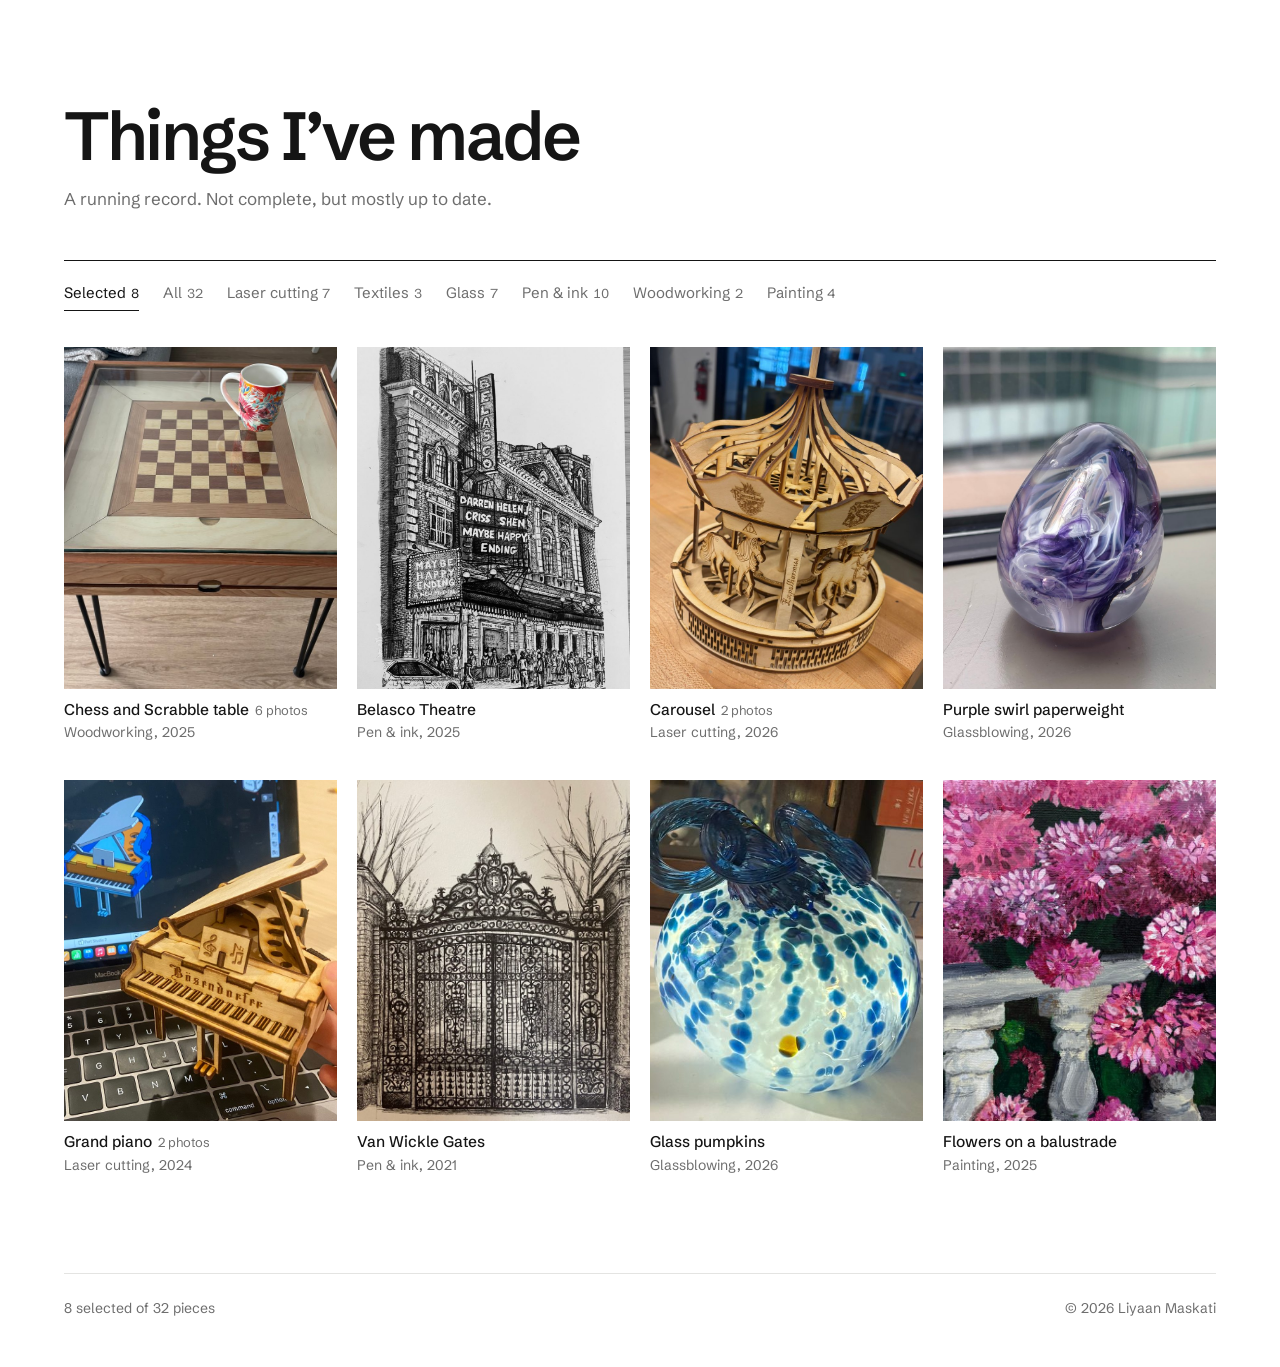
<file: index.html>
<!DOCTYPE html>
<html lang="en">
<head>
<meta charset="utf-8">
<meta name="viewport" content="width=device-width, initial-scale=1, viewport-fit=cover">
<meta name="claude:viewport-fit-sides" content="cover">
<title>Things I’ve made</title>
<meta name="description" content="A running record of things I’ve made: drawings, paintings, glass, laser-cut wood and textiles.">
<link rel="preconnect" href="https://fonts.googleapis.com">
<link rel="preconnect" href="https://fonts.gstatic.com" crossorigin>
<link href="https://fonts.googleapis.com/css2?family=Schibsted+Grotesk:wght@400;500;600&display=swap" rel="stylesheet">
<style>
/* VOICE everyday: a maker's portfolio, quiet so the work leads
   IDEA a gallery wall and its catalogue: equal frames, small labels, a viewer for each piece
   PICTURE the work itself, as a grid of equal tiles filling the first screen
   COLOUR white wall, near-black ink, warm grey mat behind each photo; charcoal at night
   TYPE Schibsted Grotesk for everything, weight does the work
   LAYOUT title left with the collection's figures on the right, filters under a rule, then the grid; phone stacks */
:root{color-scheme:light dark;--bg:light-dark(#ffffff,#121212);--ink:light-dark(#151515,#ececec);--muted:light-dark(#6e6e6e,#9b9b9b);--line:light-dark(#e4e4e2,#2a2a2a);--mat:light-dark(#f2f1ee,#1c1c1c);--focus:light-dark(#1d4ed8,#8ab4ff);--font:"Schibsted Grotesk",system-ui,-apple-system,"Segoe UI",Helvetica,Arial,sans-serif}
:root[data-theme=light]{color-scheme:light}
:root[data-theme=dark]{color-scheme:dark}
*,*::before,*::after{box-sizing:border-box;min-width:0}
html{scroll-padding-top:env(safe-area-inset-top,0px)}
body{margin:0;background:var(--bg);color:var(--ink);font:16px/1.55 var(--font);-webkit-font-smoothing:antialiased;overflow-x:clip}
:focus-visible{outline:2px solid var(--focus);outline-offset:3px}
button{font:inherit;color:inherit}
.wrap{max-width:1320px;margin:0 auto;padding-left:max(5vw,16px,env(safe-area-inset-left,0px));padding-right:max(5vw,16px,env(safe-area-inset-right,0px))}

header.site{padding-block:clamp(48px,8vw,104px) clamp(28px,4vw,48px)}
header.site h1{margin:0;font-weight:600;font-size:clamp(2.5rem,6vw,4.25rem);line-height:1.02;letter-spacing:-.035em}
header.site p{margin:.9rem 0 0;max-width:46ch;color:var(--muted);font-size:1.0625rem}

.filters{display:flex;flex-wrap:wrap;gap:.25rem 1.5rem;border-top:1px solid var(--ink);padding-block:.9rem 2.25rem}
.filters button{background:none;border:0;padding:.35rem 0;cursor:pointer;color:var(--muted);font-size:.9375rem;border-bottom:1.5px solid transparent}
.filters button span{font-size:.8125rem;margin-left:.3rem;font-variant-numeric:tabular-nums}
.filters button:hover{color:var(--ink)}
.filters button[aria-pressed="true"]{color:var(--ink);border-bottom-color:var(--ink)}

.grid{display:grid;grid-template-columns:repeat(auto-fill,minmax(min(100%,250px),1fr));gap:2.25rem 1.25rem;padding-bottom:6rem}
@media(max-width:560px){.grid{grid-template-columns:repeat(2,minmax(0,1fr));gap:1.75rem .75rem}}
.tile{display:block;width:100%;padding:0;border:0;background:none;text-align:left;cursor:pointer}
.tile[hidden]{display:none}
.tile .art{display:block;aspect-ratio:4/5;background:var(--mat);overflow:hidden}
.tile .art img{display:block;width:100%;height:100%;object-fit:cover;transition:transform .5s ease,opacity .3s}
.tile:hover .art img{transform:scale(1.03)}
.tile .title{display:block;margin-top:.7rem;font-weight:500;font-size:.96875rem;line-height:1.3}
.tile .sub{display:block;margin-top:.15rem;color:var(--muted);font-size:.875rem}
.tile .more{color:var(--muted);font-size:.8125rem;margin-left:.35rem;font-weight:400}

footer.site{display:flex;flex-wrap:wrap;justify-content:space-between;gap:.5rem 2rem;border-top:1px solid var(--line);padding-block:1.5rem 3rem;color:var(--muted);font-size:.875rem}

dialog{width:min(1240px,calc(100vw - 2rem));height:min(880px,calc(100dvh - 2rem));max-width:none;max-height:none;padding:0;border:0;background:var(--bg);color:var(--ink);overflow:hidden;opacity:0;transition:opacity .2s ease}
dialog[open]{opacity:1}
dialog::backdrop{background:rgba(8,8,8,.72)}
@starting-style{dialog[open]{opacity:0}}
.viewer{display:grid;grid-template-columns:minmax(0,1fr) 360px;height:100%}
.stage{display:flex;flex-direction:column;background:var(--mat);min-height:0}
.d-main{flex:1;display:flex;align-items:center;justify-content:center;padding:clamp(12px,3vw,40px);min-height:0}
.d-main img{display:block;max-width:100%;max-height:100%;width:auto;height:auto;object-fit:contain}
.d-thumbs{display:flex;gap:.5rem;padding:0 1rem 1rem;justify-content:center;overflow-x:auto}
.d-thumbs:empty{display:none}
.d-thumbs button{flex:0 0 auto;padding:0;cursor:pointer;background:none;border:0;opacity:.55;outline-offset:2px}
.d-thumbs button[aria-current="true"]{opacity:1;box-shadow:0 0 0 1.5px var(--ink)}
.d-thumbs img{display:block;width:56px;height:56px;object-fit:cover}
.panel{display:flex;flex-direction:column;padding:1.25rem 1.75rem 1.5rem;overflow-y:auto;border-left:1px solid var(--line)}
.panel-top{display:flex;justify-content:space-between;align-items:center;color:var(--muted);font-size:.875rem;font-variant-numeric:tabular-nums}
.icon-btn{background:none;border:1px solid var(--line);width:40px;height:40px;display:grid;place-items:center;cursor:pointer;color:var(--ink)}
.icon-btn:hover{border-color:var(--ink)}
.icon-btn svg{width:18px;height:18px;stroke:currentColor;fill:none;stroke-width:1.6}
.panel h2{margin:2.25rem 0 0;font-weight:600;font-size:1.875rem;line-height:1.1;letter-spacing:-.025em}
.panel .blurb{margin:1rem 0 0}
.panel dl{margin:1.75rem 0 0;display:grid;grid-template-columns:6rem minmax(0,1fr);border-top:1px solid var(--line);font-size:.9375rem}
.panel dt,.panel dd{margin:0;padding:.6rem 0;border-bottom:1px solid var(--line)}
.panel dt{color:var(--muted)}
.panel .notes{margin:1.5rem 0 0;color:var(--muted);font-size:.9375rem}
.egg a{color:inherit;text-decoration:none}
.egg a:hover{text-decoration:underline;text-underline-offset:3px}
.pager{display:flex;gap:.5rem;margin-top:auto;padding-top:2rem}
@media(max-width:820px){
  dialog{width:100vw;height:100dvh}
  .viewer{grid-template-columns:minmax(0,1fr);grid-template-rows:auto auto;height:auto}
  dialog{overflow-y:auto}
  .stage{height:62dvh}
  .panel{border-left:0;padding:1.25rem max(5vw,16px) calc(1.5rem + env(safe-area-inset-bottom,0px));overflow:visible}
  .panel-top{position:absolute;top:calc(.75rem + env(safe-area-inset-top,0px));right:.75rem;left:.75rem}
  .panel-top .count{background:var(--bg);padding:.2rem .55rem}
  .icon-btn.close{background:var(--bg)}
  .panel h2{margin-top:0;font-size:1.5rem}
}
@media(prefers-reduced-motion:reduce){dialog,.tile .art img{transition:none}.tile:hover .art img{transform:none}}
</style>
</head>
<body>

<div class="wrap">
  <header class="site">
    <div>
      <h1>Things I’ve made</h1>
      <p>A running record. Not complete, but mostly up to date.</p>
    </div>
  </header>

  <nav class="filters" id="filters" aria-label="Filter by medium"></nav>

  <main class="grid" id="grid"></main>

  <footer class="site">
    <span id="count"></span>
    <span id="copy"></span>
  </footer>
</div>

<dialog id="dlg" aria-labelledby="d-title">
  <div class="viewer">
    <div class="stage">
      <div class="d-main" id="d-main"></div>
      <div class="d-thumbs" id="d-thumbs" role="group" aria-label="Photos"></div>
    </div>
    <div class="panel">
      <div class="panel-top">
        <span class="count" id="d-count"></span>
        <button class="icon-btn close" id="close" type="button" aria-label="Close"><svg viewBox="0 0 24 24"><path d="M6 6l12 12M18 6L6 18"/></svg></button>
      </div>
      <h2 id="d-title"></h2>
      <p class="blurb" id="d-blurb"></p>
      <dl id="d-dl"></dl>
      <p class="notes" id="d-notes"></p>
      <p class="notes egg" id="d-egg" hidden><a href="ideas.html"></a></p>
      <div class="pager">
        <button class="icon-btn" id="prev" type="button" aria-label="Previous piece"><svg viewBox="0 0 24 24"><path d="M15 5l-7 7 7 7"/></svg></button>
        <button class="icon-btn" id="next" type="button" aria-label="Next piece"><svg viewBox="0 0 24 24"><path d="M9 5l7 7-7 7"/></svg></button>
      </div>
    </div>
  </div>
</dialog>

<script>
/* ------------------------------------------------------------------
   EDIT SITE_NAME AND THE PROJECTS ARRAY. Everything else renders from them.

   Projects are shown newest year first; within a year, in the order listed here.

   year:   optional. Projects without one go last.
   images: list of photos, first one is the cover.
           Either a path:            "img/lamp/lamp-1.jpg"
           or with alt text:         { src: "img/lamp/lamp-2.jpg", alt: "Lamp switched on at night" }
           Add pos to choose what the square-ish grid tile keeps when it crops the cover,
           as a CSS position:        { src: "...", alt: "...", pos: "30% 50%" }
           Make the files with scripts/process_photos.py from the photos in originals/: it writes
           each photo plus a smaller "-sm" copy that the grid uses. The viewer shows photos uncropped.
   technique: optional, e.g. "Flamework". Shown on the tile and in the viewer instead of the medium.
   materials, tools, notes: optional.
   slug:   optional. The link name, e.g. yoursite.com/#lamp. Defaults to the title.
   ------------------------------------------------------------------ */
const SITE_NAME = "Liyaan Maskati";

/* The pieces shown first, under "Selected", in this order. Use each project's exact title. */
const SELECTED = [
  "Chess and Scrabble table",
  "Belasco Theatre",
  "Carousel",
  "Purple swirl paperweight",
  "Grand piano",
  "Van Wickle Gates",
  "Glass pumpkins",
  "Flowers on a balustrade"
];

const PROJECTS = [
  {
    title: "Chess and Scrabble table",
    media: ["Woodworking", "Laser cutting"],
    year: 2025,
    blurb: "A coffee table on black hairpin legs with a reversible game board set into the top: an inlaid chessboard on one side, and flipped over, a Scrabble board with laser-cut letter tiles. A glass pane sits in a slot in the frame to cover the board. Inspired by a Scrabble coffee table from Charles River Woodworks.",
    images: [
      { src: "img/woodwork/table_1.jpg", alt: "Wooden coffee table with an inlaid chessboard under glass and black hairpin legs" },
      { src: "img/woodwork/table_2.jpg", alt: "The board flipped to its Scrabble side, a grid of laser-cut wooden letter tiles" },
      { src: "img/woodwork/table_5_process.jpg", alt: "In progress: squares of different woods laid out against a quilting ruler" },
      { src: "img/woodwork/table_4_process.jpg", alt: "In progress: milled boards with grooves cut along their length" },
      { src: "img/woodwork/table_6_process.jpg", alt: "In progress: the plywood tray of the table, glued up in the workshop" },
      { src: "img/woodwork/table_3_process.jpg", alt: "In progress: letter tiles being cut on a laser cutter" }
    ]
  },
  {
    title: "Rietveld crate chair (study)",
    media: ["Woodworking"],
    year: 2019,
    blurb: "A copy of Gerrit Rietveld’s 1934 Crate chair, made for an architecture class: flat boards screwed together into a slatted seat, tall back and wide arms.",
    images: [
      { src: "img/woodwork/chair_2.jpg", alt: "Wooden crate-style armchair made of flat boards with a slatted seat and back" },
      { src: "img/woodwork/chair_1.jpg", alt: "The crate chair from the side" }
    ]
  },
  {
    title: "Frogs, turtles and a ladybug",
    media: ["Glass"],
    technique: "Flamework",
    year: 2025,
    blurb: "Tiny flameworked creatures: three frogs perched on spotted mushrooms, a turtle with a pale shell, a red-shelled turtle and a ladybug.",
    images: [{ src: "img/glass_blowing/animals.jpg", alt: "Small flameworked glass figures: three frogs on mushrooms, two turtles and a ladybug" }]
  },
  {
    title: "Glass flowers",
    media: ["Glass"],
    technique: "Flamework",
    year: 2025,
    blurb: "Three flameworked flowers on long stems, in frosted pink, translucent blue and bright yellow.",
    images: [{ src: "img/glass_blowing/flowers.jpg", alt: "Hand holding three glass flowers on stems: frosted pink, translucent blue and yellow" }]
  },
  {
    title: "Patchwork tote bag",
    media: ["Textiles"],
    blurb: "A tote pieced from squares of blue, gold and green prints, with long fabric straps.",
    images: [{ src: "img/textiles/tote2.jpg", alt: "Patchwork tote bag in blue, gold and green prints hanging in a sewing room" }]
  },
  {
    title: "Donut",
    media: ["Painting"],
    year: 2025,
    blurb: "A pink-frosted donut with sprinkles on a bright yellow canvas.",
    images: [{ src: "img/paintings/donut.jpg", alt: "Small painting of a pink frosted donut with sprinkles on a yellow background, on an easel" }]
  },
  {
    title: "Croissant",
    media: ["Painting"],
    year: 2025,
    blurb: "A watercolour croissant in a sketchbook, with a soft purple shadow.",
    images: [{ src: "img/paintings/croissant_watercolour.jpg", alt: "Watercolour painting of a golden croissant in a spiral sketchbook" }]
  },
  {
    title: "Auction drawings",
    media: ["Pen & ink"],
    year: 2024,
    blurb: "Three drawings made for an auction: a glass conservatory, the Parthenon and an old barn.",
    images: [{ src: "img/pen_and_ink/auction.jpg", alt: "Three pen and ink drawings laid on a table: a glass conservatory, the Parthenon, and a barn" }]
  },
  {
    title: "Gateway of India",
    media: ["Pen & ink"],
    year: 2023,
    blurb: "The Gateway of India in Mumbai, with small figures gathered beneath its arches.",
    images: [{ src: "img/pen_and_ink/gateway_of_india.jpg", alt: "Pen and ink drawing of the Gateway of India with people beneath the arches" }]
  },
  {
    title: "Applied Math building",
    media: ["Pen & ink"],
    year: 2023,
    blurb: "A Victorian stone house with a round corner tower and a pointed roof, half hidden by a tree.",
    images: [{ src: "img/pen_and_ink/apma_build.jpg", alt: "Pen and ink drawing of a Victorian stone building with a round tower and a tree beside it" }]
  },
  {
    title: "Engraved Easter eggs",
    media: ["Laser cutting"],
    year: 2026,
    blurb: "Small wooden eggs I made for an Easter egg hunt, each laser engraved with its own zigzag and stripe pattern.",
    egg: { text: "Not all of them were found.", href: "ideas.html" },
    images: [{ src: "img/laser_cut/easter_eggs.jpg", alt: "Four small wooden eggs engraved with zigzag and striped patterns, in an open hand" }]
  },
  {
    title: "Floral tote bag",
    media: ["Textiles"],
    year: 2026,
    blurb: "A lined tote bag in a pink floral print, with cream handles, a zip top and inside pockets.",
    images: [
      { src: "img/textiles/tote1.jpg", alt: "Floral print tote bag with cream handles hanging from a door handle" },
      { src: "img/textiles/tote_interior.jpg", alt: "Inside of the tote bag showing a zip and patterned lining with pockets" }
    ]
  },
  {
    title: "Veneer cat tissue box",
    media: ["Laser cutting"],
    year: 2025,
    blurb: "A tissue box cover with a geometric cat inlaid in contrasting wood veneers, designed in CAD and laser cut.",
    images: [{ src: "img/laser_cut/veneer_tissue_box.jpg", alt: "Wooden tissue box with a geometric cat made of light and dark wood veneer pieces" }]
  },
  {
    title: "Quilted pot holder",
    media: ["Textiles"],
    year: 2025,
    blurb: "A pot holder pieced from diagonal strips of purple, green and cream prints, bound in navy with a hanging loop.",
    images: [{ src: "img/textiles/pot_holder.jpg", alt: "Square quilted pot holder made of diagonal fabric strips with navy binding" }]
  },
  {
    title: "Tea box",
    media: ["Laser cutting"],
    blurb: "A wooden tea box with four compartments and a clear lid, with a light wood inlay pattern on the sides. Designed in CAD and laser cut.",
    images: [{ src: "img/laser_cut/tea_box.jpg", alt: "Wooden tea box with a clear lid showing four compartments of tea bags, with light inlay lines on the sides" }]
  },
  {
    title: "Blue swirl cup",
    media: ["Glass"],
    technique: "Glassblowing",
    year: 2026,
    blurb: "A blown cup with cobalt blue and white swirled through the glass and a slightly squared rim.",
    images: [{ src: "img/glass_blowing/another_cup.jpg", alt: "Hand holding a blown glass cup with blue and white swirls" }]
  },
  {
    title: "Ribbed blue cup",
    media: ["Glass"],
    technique: "Glassblowing",
    year: 2026,
    blurb: "A pale blue blown cup with a twisted rib pattern running around it.",
    images: [{ src: "img/glass_blowing/cup.jpg", alt: "Light blue blown glass cup with a spiral rib pattern, on a wooden table" }]
  },
  {
    title: "Glass pumpkins",
    media: ["Glass"],
    technique: "Glassblowing",
    year: 2026,
    blurb: "Two blown pumpkins: a small orange one with a green stem, and a white one speckled with blue and topped with a curled blue stem.",
    images: [{ src: "img/glass_blowing/pumpkins.jpg", pos: "93% 50%", alt: "Two glass pumpkins in sunlight, one orange with a green stem, one white with blue speckles and a curled blue stem" }]
  },
  {
    title: "Purple swirl paperweight",
    media: ["Glass"],
    technique: "Glassblowing",
    year: 2026,
    blurb: "An egg-shaped paperweight with purple and white ribbons twisting inside clear glass.",
    images: [{ src: "img/glass_blowing/paperweight.jpg", alt: "Egg-shaped clear glass paperweight with purple and white swirls inside, on a windowsill" }]
  },
  {
    title: "Green swirl paperweight",
    media: ["Glass"],
    technique: "Glassblowing",
    year: 2026,
    blurb: "A round paperweight with dark green strands looping through clear glass.",
    images: [{ src: "img/glass_blowing/paperweight_2.jpg", alt: "Round clear glass paperweight with dark green swirling strands inside, on a windowsill" }]
  },
  {
    title: "Carousel",
    media: ["Laser cutting"],
    year: 2026,
    blurb: "A wooden carousel with horses under a scalloped canopy. I designed every part in CAD, then laser cut it from thin plywood and slotted it together.",
    images: [
      { src: "img/laser_cut/carousel.jpg", alt: "Laser-cut wooden carousel with horses and a decorated canopy, on a workbench" },
      { src: "img/laser_cut/carousel_cad.jpg", alt: "The carousel's 3D model in CAD software on a laptop screen" }
    ]
  },
  {
    title: "Grand piano",
    media: ["Laser cutting"],
    year: 2024,
    blurb: "A small grand piano with a propped-up lid and keyboard. I designed it in CAD and laser cut it from plywood.",
    images: [
      { src: "img/laser_cut/piano.jpg", alt: "Laser-cut wooden grand piano held in front of a laptop showing its 3D model" },
      { src: "img/laser_cut/piano_back.jpg", alt: "Laser-cut wooden grand piano from the side, showing the curved body" }
    ]
  },
  {
    title: "Ferris wheel",
    media: ["Laser cutting"],
    blurb: "A wooden Ferris wheel with spoked rims and hanging cabins on an A-frame base, designed in CAD and laser cut from plywood.",
    images: [{ src: "img/laser_cut/ferris.jpg", alt: "Laser-cut wooden Ferris wheel on a stand" }]
  },
  {
    title: "Two cats",
    media: ["Pen & ink"],
    year: 2026,
    blurb: "A black cat and a long-haired grey cat sitting side by side, drawn in ink with fine hatching for the fur.",
    images: [{ src: "img/pen_and_ink/cats.jpg", alt: "Pen and ink drawing of a black cat and a fluffy grey cat sitting side by side" }]
  },
  {
    title: "Belasco Theatre",
    media: ["Pen & ink"],
    year: 2025,
    blurb: "The Belasco Theatre on Broadway, with the marquee for Maybe Happy Ending and a crowd on the sidewalk below.",
    images: [{ src: "img/pen_and_ink/broadway.jpg", alt: "Pen and ink drawing of the Belasco Theatre facade with a Maybe Happy Ending marquee and people outside" }]
  },
  {
    title: "Flowers on a balustrade",
    media: ["Painting"],
    year: 2025,
    blurb: "Pink blooms spilling over a white stone balustrade.",
    images: [{ src: "img/paintings/flowers.jpg", alt: "Painting of clusters of pink flowers behind a white stone balustrade" }]
  },
  {
    title: "Avon theatre",
    media: ["Pen & ink"],
    year: 2024,
    blurb: "The Avon’s marquee and entrance, with the sign welcoming Downton Abbey.",
    images: [{ src: "img/pen_and_ink/avon.jpg", alt: "Pen and ink drawing of the Avon theatre entrance and marquee" }]
  },
  {
    title: "Blueno",
    media: ["Pen & ink"],
    year: 2024,
    blurb: "The giant teddy bear lamp sculpture, slumped in front of campus buildings.",
    images: [{ src: "img/pen_and_ink/blueno.jpg", alt: "Pen and ink drawing of a giant teddy bear sculpture wearing a lamp shade, with buildings and trees behind" }]
  },
  {
    title: "Van Wickle Gates",
    media: ["Pen & ink"],
    year: 2021,
    blurb: "The wrought-iron gates between their brick and stone pillars, with bare winter trees behind.",
    images: [{ src: "img/pen_and_ink/gates.jpg", alt: "Pen and ink drawing of ornate wrought-iron gates between two stone pillars with bare trees" }]
  },
  {
    title: "Sayles Hall",
    media: ["Pen & ink"],
    year: 2021,
    blurb: "The hall’s stone facade, arched windows and steep tower roof.",
    images: [{ src: "img/pen_and_ink/sayles.jpg", alt: "Pen and ink drawing of Sayles Hall, a stone building with arched windows and a pointed tower" }]
  },
  {
    title: "Hooded portrait",
    media: ["Pen & ink"],
    year: 2015,
    blurb: "A figure in a hood, half hiding their face behind a hand.",
    images: [{ src: "img/pen_and_ink/portrait.jpg", alt: "Pen and ink portrait of a person in a hood covering the lower half of their face with one hand" }]
  },
  {
    title: "Mount Rainier",
    media: ["Painting"],
    blurb: "The mountain above a valley of evergreens, with purple wildflowers in the meadow.",
    images: [{ src: "img/paintings/rainier.jpg", alt: "Painting of a snow-capped Mount Rainier above forested hills and a meadow of purple wildflowers" }]
  }
];

/* ------------------------------------------------------------------ */
{
const esc = (s) => String(s).replace(/[&<>"']/g, (c) => ({ "&": "&amp;", "<": "&lt;", ">": "&gt;", '"': "&quot;", "'": "&#39;" }[c]));
const slugify = (s) => String(s).toLowerCase().normalize("NFKD").replace(/[̀-ͯ]/g, "").replace(/[^a-z0-9]+/g, "-").replace(/^-+|-+$/g, "") || "project";

const LIST = (() => {
  const seen = new Set();
  return PROJECTS
    .map((p, order) => ({ ...p, order }))
    .sort((a, b) => (b.year || 0) - (a.year || 0) || a.order - b.order)
    .map((p) => {
      let base = slugify(p.slug || p.title), slug = base, n = 2;
      while (seen.has(slug)) slug = `${base}-${n++}`;
      seen.add(slug);
      const images = (p.images || []).map((x) => typeof x === "string" ? { src: x, alt: p.title } : { alt: p.title, ...x });
      return { ...p, slug, media: p.media || [], images };
    });
})();

const GRID_SIZES = "(max-width: 560px) 50vw, (max-width: 1100px) 33vw, 320px";
const smallOf = (src) => src.replace(/(\.jpe?g)$/i, "-sm$1");
function imgTag(im, { lazy = true, small = false, sizes = GRID_SIZES } = {}) {
  const full = esc(im.src), sm = esc(smallOf(im.src));
  const src = small && sm !== full
    ? ` src="${sm}" srcset="${sm} 900w, ${full} 2000w" sizes="${sizes}" data-full="${full}" onerror="this.onerror=null;this.removeAttribute('srcset');this.src=this.dataset.full"`
    : ` src="${full}"`;
  const pos = im.pos ? ` style="object-position:${esc(im.pos)}"` : "";
  return `<img${src} alt="${esc(im.alt)}"${pos}${lazy ? ' loading="lazy"' : ""} decoding="async">`;
}
const metaLine = (p, media) => [media, p.year].filter(Boolean).join(", ");

const $ = (id) => document.getElementById(id);
const grid = $("grid"), filters = $("filters"), dlg = $("dlg"), dMain = $("d-main"), dThumbs = $("d-thumbs");
const PICKS = SELECTED.map((t) => {
  const i = LIST.findIndex((p) => p.title === t);
  if (i < 0) console.warn(`SELECTED: no project titled "${t}"`);
  return i;
}).filter((i) => i >= 0);
let active = PICKS.length ? "Selected" : "All";
let visible = LIST.map((_, i) => i);
let current = -1;

const MEDIA = [...new Set(LIST.flatMap((p) => p.media))];
const inFilter = (m) => m === "Selected" ? PICKS : LIST.map((_, i) => i).filter((i) => m === "All" || LIST[i].media.includes(m));
const countIn = (m) => inFilter(m).length;

function renderHeader() {
  $("copy").textContent = `© ${new Date().getFullYear()} ${SITE_NAME}`;
  document.title = `Things I’ve made · ${SITE_NAME}`;
}

function renderTiles() {
  grid.innerHTML = LIST.map((p, i) => {
    const cover = p.images[0];
    const more = p.images.length > 1 ? `<span class="more">${p.images.length} photos</span>` : "";
    return `<button class="tile" type="button" data-i="${i}">
      <span class="art">${cover ? imgTag(cover, { small: true }) : ""}</span>
      <span class="title">${esc(p.title)}${more}</span>
      <span class="sub">${esc(metaLine(p, p.technique || p.media[0]))}</span>
    </button>`;
  }).join("");
}

function renderFilters() {
  filters.innerHTML = [...(PICKS.length ? ["Selected"] : []), "All", ...MEDIA].map((m) =>
    `<button type="button" data-m="${esc(m)}" aria-pressed="${m === active}">${esc(m)}<span>${countIn(m)}</span></button>`).join("");
}

function applyFilter() {
  visible = inFilter(active);
  const tiles = [...grid.querySelectorAll(".tile")];
  const byIndex = new Map(tiles.map((t) => [+t.dataset.i, t]));
  const shown = new Set(visible);
  // Put tiles in display order so reading and tabbing follow what's on screen.
  [...visible, ...tiles.map((t) => +t.dataset.i).filter((i) => !shown.has(i))]
    .forEach((i) => { const t = byIndex.get(i); t.hidden = !shown.has(i); grid.appendChild(t); });
  filters.querySelectorAll("button").forEach((b) => b.setAttribute("aria-pressed", String(b.dataset.m === active)));
  $("count").textContent = active === "Selected"
    ? `${visible.length} selected of ${LIST.length} pieces`
    : `${visible.length} ${visible.length === 1 ? "piece" : "pieces"}` + (active === "All" ? "" : ` in ${active}`);
}

function showImage(p, k) {
  dMain.innerHTML = imgTag(p.images[k], { lazy: false });
  dThumbs.querySelectorAll("button").forEach((b, j) => b.setAttribute("aria-current", String(j === k)));
}

function fillDialog(i) {
  const p = LIST[i];
  current = i;
  dThumbs.innerHTML = p.images.length > 1
    ? p.images.map((im, k) => `<button type="button" data-k="${k}" aria-label="Photo ${k + 1} of ${p.images.length}">${imgTag(im, { small: true, sizes: "56px" })}</button>`).join("")
    : "";
  if (p.images.length) showImage(p, 0); else dMain.innerHTML = "";
  const pos = visible.indexOf(i);
  $("d-count").textContent = pos >= 0 ? `${pos + 1} / ${visible.length}` : "";
  $("d-title").textContent = p.title;
  $("d-blurb").textContent = p.blurb || "";
  const rows = [["Medium", p.media.join(", ")], ["Technique", p.technique], ["Year", p.year], ["Materials", p.materials], ["Tools", p.tools]];
  $("d-dl").innerHTML = rows.filter(([, v]) => v).map(([k, v]) => `<dt>${k}</dt><dd>${esc(v)}</dd>`).join("");
  $("d-notes").textContent = p.notes || "";
  $("d-notes").hidden = !p.notes;
  const egg = $("d-egg");
  egg.hidden = !p.egg;
  if (p.egg) { egg.firstChild.textContent = p.egg.text; egg.firstChild.setAttribute("href", p.egg.href); }
  const many = visible.length > 1;
  $("prev").hidden = $("next").hidden = !many;
}

/* Links: opening a piece sets #slug so it can be shared; the back button closes it. */
let pushedEntry = false, closingFromNav = false;

function openProject(i, { push = true } = {}) {
  fillDialog(i);
  const hash = `#${LIST[i].slug}`;
  if (push && location.hash !== hash) {
    if (dlg.open) history.replaceState(null, "", hash);
    else { history.pushState(null, "", hash); pushedEntry = true; }
  }
  if (!dlg.open) dlg.showModal();
}

function step(d) {
  if (!visible.length) return;
  const pos = visible.indexOf(current);
  const next = visible[(pos + d + visible.length) % visible.length];
  openProject(next);
}

function route() {
  const slug = decodeURIComponent(location.hash.slice(1));
  const i = LIST.findIndex((p) => p.slug === slug);
  if (i >= 0) openProject(i, { push: false });
  else if (dlg.open) { closingFromNav = true; dlg.close(); }
}

dlg.addEventListener("close", () => {
  current = -1;
  if (closingFromNav) { closingFromNav = false; pushedEntry = false; return; }
  if (pushedEntry) { pushedEntry = false; history.back(); }
  else if (location.hash) history.replaceState(null, "", location.pathname + location.search);
});
window.addEventListener("hashchange", route);
dlg.addEventListener("keydown", (e) => {
  if (e.key === "ArrowLeft") { e.preventDefault(); step(-1); }
  if (e.key === "ArrowRight") { e.preventDefault(); step(1); }
});
dThumbs.addEventListener("click", (e) => {
  const b = e.target.closest("button");
  if (b && current >= 0) showImage(LIST[current], +b.dataset.k);
});
grid.addEventListener("click", (e) => {
  const t = e.target.closest(".tile");
  if (t) openProject(+t.dataset.i);
});
filters.addEventListener("click", (e) => {
  const b = e.target.closest("button");
  if (b) { active = b.dataset.m; applyFilter(); }
});
$("close").addEventListener("click", () => dlg.close());
$("prev").addEventListener("click", () => step(-1));
$("next").addEventListener("click", () => step(1));
dlg.addEventListener("click", (e) => { if (e.target === dlg) dlg.close(); });

renderHeader();
renderTiles();
renderFilters();
applyFilter();
route();
}
</script>
</body>
</html>
</file>
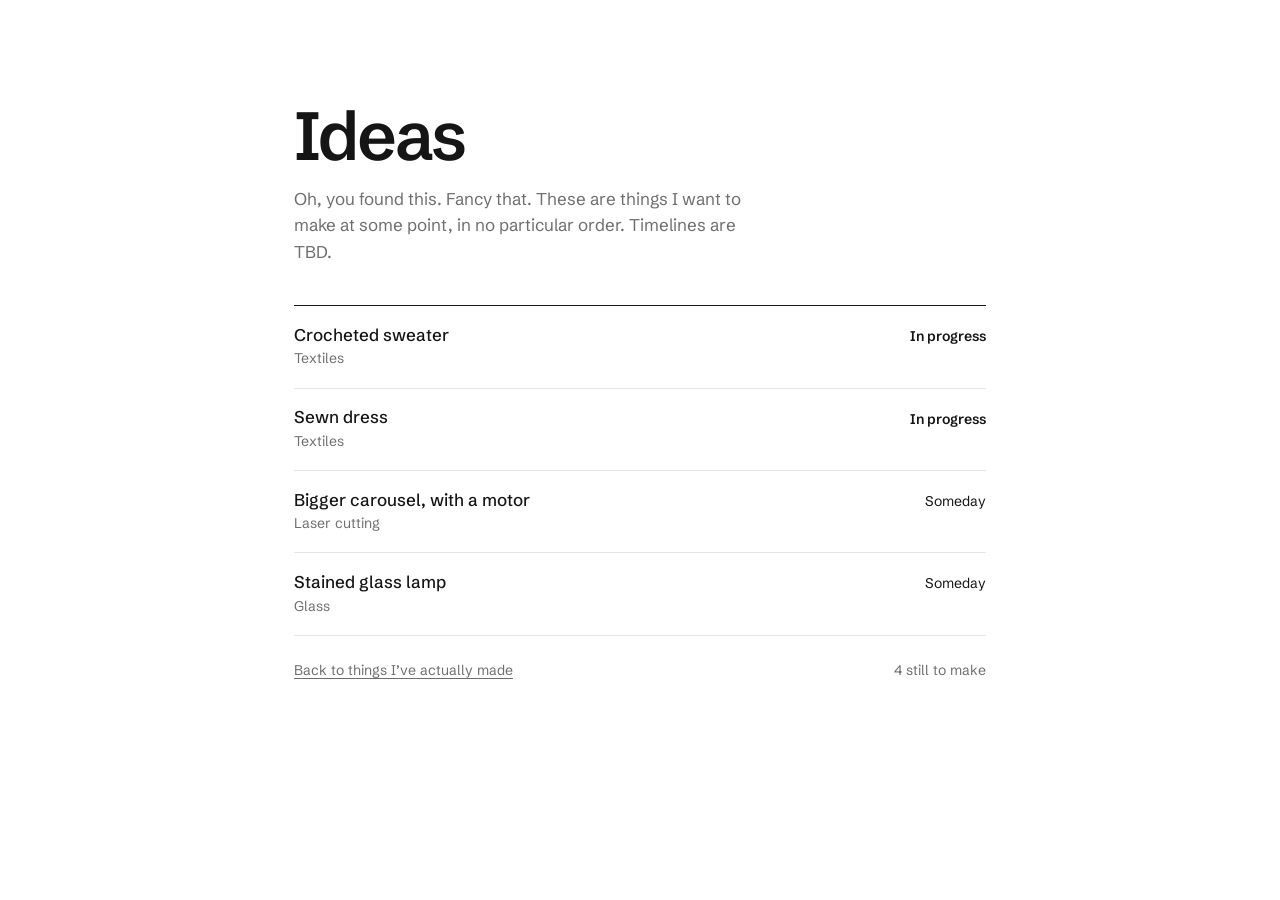
<file: ideas.html>
<!DOCTYPE html>
<html lang="en">
<head>
<meta charset="utf-8">
<meta name="viewport" content="width=device-width, initial-scale=1, viewport-fit=cover">
<meta name="claude:viewport-fit-sides" content="cover">
<meta name="robots" content="noindex">
<title>Ideas</title>
<link rel="preconnect" href="https://fonts.googleapis.com">
<link rel="preconnect" href="https://fonts.gstatic.com" crossorigin>
<link href="https://fonts.googleapis.com/css2?family=Schibsted+Grotesk:wght@400;500;600&display=swap" rel="stylesheet">
<style>
/* VOICE everyday: a back-room page, same look as the gallery but looser
   IDEA a list pinned up behind the workbench
   PICTURE the list itself
   COLOUR same white wall and near-black ink as the main site
   TYPE Schibsted Grotesk
   LAYOUT one readable column; status sits to the right of each idea, stacks on a phone */
:root{color-scheme:light dark;--bg:light-dark(#ffffff,#121212);--ink:light-dark(#151515,#ececec);--muted:light-dark(#6e6e6e,#9b9b9b);--line:light-dark(#e4e4e2,#2a2a2a);--mat:light-dark(#f2f1ee,#1c1c1c);--focus:light-dark(#1d4ed8,#8ab4ff)}
:root[data-theme=light]{color-scheme:light}
:root[data-theme=dark]{color-scheme:dark}
*,*::before,*::after{box-sizing:border-box;min-width:0}
body{margin:0;background:var(--bg);color:var(--ink);font:16px/1.55 "Schibsted Grotesk",system-ui,-apple-system,"Segoe UI",Helvetica,Arial,sans-serif;-webkit-font-smoothing:antialiased;overflow-x:clip}
:focus-visible{outline:2px solid var(--focus);outline-offset:3px}
a{color:inherit;text-underline-offset:3px;text-decoration-thickness:1px}
.wrap{max-width:820px;margin:0 auto;padding-left:max(5vw,16px,env(safe-area-inset-left,0px));padding-right:max(5vw,16px,env(safe-area-inset-right,0px))}
header{padding-block:clamp(48px,8vw,104px) clamp(24px,4vw,40px)}
h1{margin:0;font-weight:600;font-size:clamp(2.5rem,6vw,4.25rem);line-height:1.02;letter-spacing:-.035em}
header p{margin:.9rem 0 0;max-width:46ch;color:var(--muted);font-size:1.0625rem}
ol{list-style:none;margin:0;padding:0;border-top:1px solid var(--ink)}
li{display:grid;grid-template-columns:minmax(0,1fr) auto;gap:.25rem 2rem;padding:1.1rem 0;border-bottom:1px solid var(--line)}
li h2{margin:0;font-size:1.0625rem;font-weight:500;line-height:1.35}
li .medium{color:var(--muted);font-size:.875rem;margin-top:.1rem}
li .note{grid-column:1;margin:.4rem 0 0;max-width:60ch}
li .status{grid-column:2;grid-row:1;font-size:.875rem;white-space:nowrap;padding-top:.15rem}
li .status[data-s="doing"]{font-weight:600}
li .status[data-s="done"]{color:var(--muted)}
.empty{padding:2.5rem 0;color:var(--muted);border-bottom:1px solid var(--line)}
footer{display:flex;justify-content:space-between;flex-wrap:wrap;gap:.5rem 2rem;padding-block:1.5rem 3rem;color:var(--muted);font-size:.875rem}
@media(max-width:520px){li{grid-template-columns:minmax(0,1fr)}li .status{grid-column:1;grid-row:auto;padding-top:.35rem}}
</style>
</head>
<body>
<div class="wrap">
  <header>
    <h1>Ideas</h1>
    <p>Oh, you found this. Fancy that. These are things I want to make at some point, in no particular order. Timelines are TBD.</p>
  </header>

  <ol id="list"></ol>

  <footer>
    <a href="./">Back to things I’ve actually made</a>
    <span id="count"></span>
  </footer>
</div>

<script>
/* ------------------------------------------------------------------
   EDIT THIS LIST. Newest thoughts can go anywhere; it shows in this order.

   title:  the idea
   medium: optional, e.g. "Glass", "Woodworking"
   note:   optional, a sentence about it
   status: "someday" | "next" | "doing" | "done"
   made:   optional, for status "done": the #link of the finished piece
           on the main page, e.g. "#carousel"
   ------------------------------------------------------------------ */
const IDEAS = [
  { title: "Crocheted sweater", medium: "Textiles", status: "doing" },
  { title: "Sewn dress", medium: "Textiles", status: "doing" },
  { title: "Bigger carousel, with a motor", medium: "Laser cutting", status: "someday" },
  { title: "Stained glass lamp", medium: "Glass", status: "someday" }
];

/* ------------------------------------------------------------------ */
{
const esc = (s) => String(s).replace(/[&<>"']/g, (c) => ({ "&": "&amp;", "<": "&lt;", ">": "&gt;", '"': "&quot;", "'": "&#39;" }[c]));
const LABEL = { someday: "Someday", next: "Next up", doing: "In progress", done: "Made it" };
const list = document.getElementById("list");

if (!IDEAS.length) {
  list.outerHTML = '<p class="empty">Nothing written down yet. Check back.</p>';
} else {
  list.innerHTML = IDEAS.map((i) => {
    const s = LABEL[i.status] ? i.status : "someday";
    const status = s === "done" && i.made
      ? `<a class="status" data-s="done" href="./${esc(i.made)}">${LABEL.done}</a>`
      : `<span class="status" data-s="${s}">${LABEL[s]}</span>`;
    return `<li>
      <div><h2>${esc(i.title)}</h2>${i.medium ? `<div class="medium">${esc(i.medium)}</div>` : ""}</div>
      ${status}
      ${i.note ? `<p class="note">${esc(i.note)}</p>` : ""}
    </li>`;
  }).join("");
}
const n = IDEAS.filter((i) => i.status !== "done").length;
document.getElementById("count").textContent = IDEAS.length ? `${n} still to make` : "";
}
</script>
</body>
</html>
</file>
